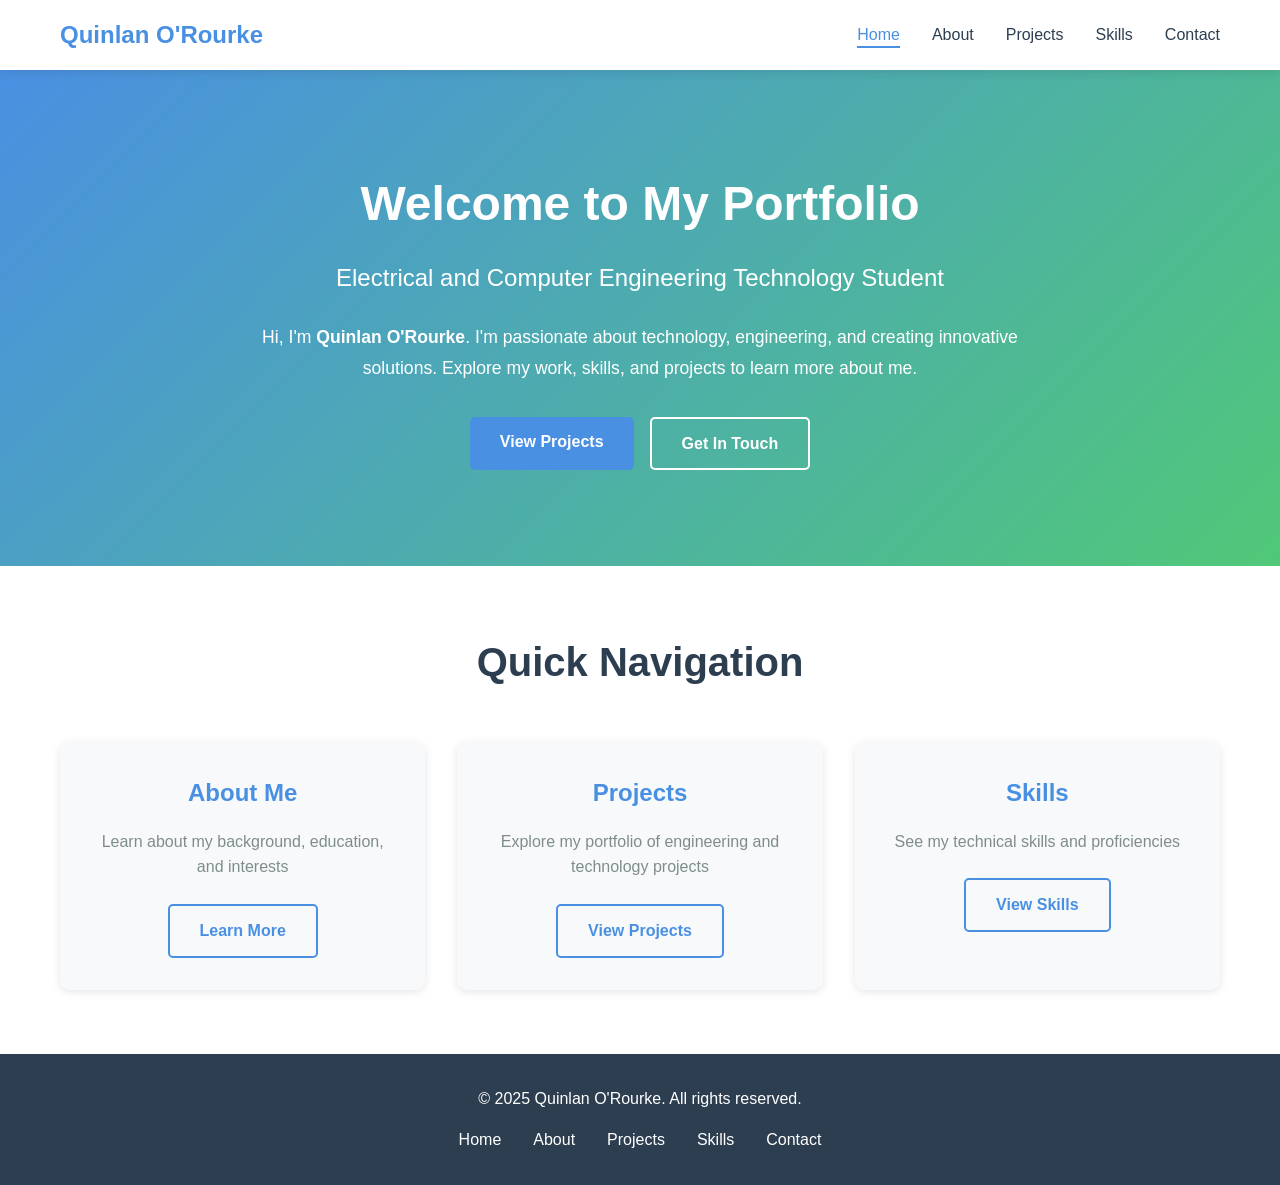
<file: index.html>
<!DOCTYPE html>
<html lang="en">
<head>
    <meta charset="UTF-8">
    <meta name="viewport" content="width=device-width, initial-scale=1.0">
    <meta name="description" content="Quinlan O'Rourke - Electrical and Computer Engineering Technology Student Portfolio">
    <title>Quinlan O'Rourke - Portfolio</title>
    <link rel="stylesheet" href="styles.css">
</head>
<body>
    <header>
        <nav class="navbar">
            <div class="nav-container">
                <a href="index.html" class="nav-logo">Quinlan O'Rourke</a>
                <button class="nav-toggle" aria-label="Toggle navigation menu" aria-expanded="false">
                    <span></span>
                    <span></span>
                    <span></span>
                </button>
                <ul class="nav-menu">
                    <li class="nav-item">
                        <a href="index.html" class="nav-link active">Home</a>
                    </li>
                    <li class="nav-item">
                        <a href="about.html" class="nav-link">About</a>
                    </li>
                    <li class="nav-item">
                        <a href="projects.html" class="nav-link">Projects</a>
                    </li>
                    <li class="nav-item">
                        <a href="skills.html" class="nav-link">Skills</a>
                    </li>
                    <li class="nav-item">
                        <a href="contact.html" class="nav-link">Contact</a>
                    </li>
                </ul>
            </div>
        </nav>
    </header>

    <main>
        <section class="hero">
            <div class="hero-content">
                <h1>Welcome to My Portfolio</h1>
                <p class="hero-subtitle">Electrical and Computer Engineering Technology Student</p>
                <p class="hero-description">
                    Hi, I'm <strong>Quinlan O'Rourke</strong>. I'm passionate about technology, engineering, 
                    and creating innovative solutions. Explore my work, skills, and projects to learn more about me.
                </p>
                <div class="hero-buttons">
                    <a href="projects.html" class="btn btn-primary">View Projects</a>
                    <a href="contact.html" class="btn btn-secondary">Get In Touch</a>
                </div>
            </div>
        </section>

        <section class="quick-links">
            <div class="container">
                <h2>Quick Navigation</h2>
                <div class="link-cards">
                    <div class="link-card">
                        <h3>About Me</h3>
                        <p>Learn about my background, education, and interests</p>
                        <a href="about.html" class="btn btn-outline">Learn More</a>
                    </div>
                    <div class="link-card">
                        <h3>Projects</h3>
                        <p>Explore my portfolio of engineering and technology projects</p>
                        <a href="projects.html" class="btn btn-outline">View Projects</a>
                    </div>
                    <div class="link-card">
                        <h3>Skills</h3>
                        <p>See my technical skills and proficiencies</p>
                        <a href="skills.html" class="btn btn-outline">View Skills</a>
                    </div>
                </div>
            </div>
        </section>
    </main>

    <footer>
        <div class="container">
            <p>&copy; 2025 Quinlan O'Rourke. All rights reserved.</p>
            <nav class="footer-nav">
                <a href="index.html">Home</a>
                <a href="about.html">About</a>
                <a href="projects.html">Projects</a>
                <a href="skills.html">Skills</a>
                <a href="contact.html">Contact</a>
            </nav>
        </div>
    </footer>

    <script src="script.js"></script>
</body>
</html>
</file>
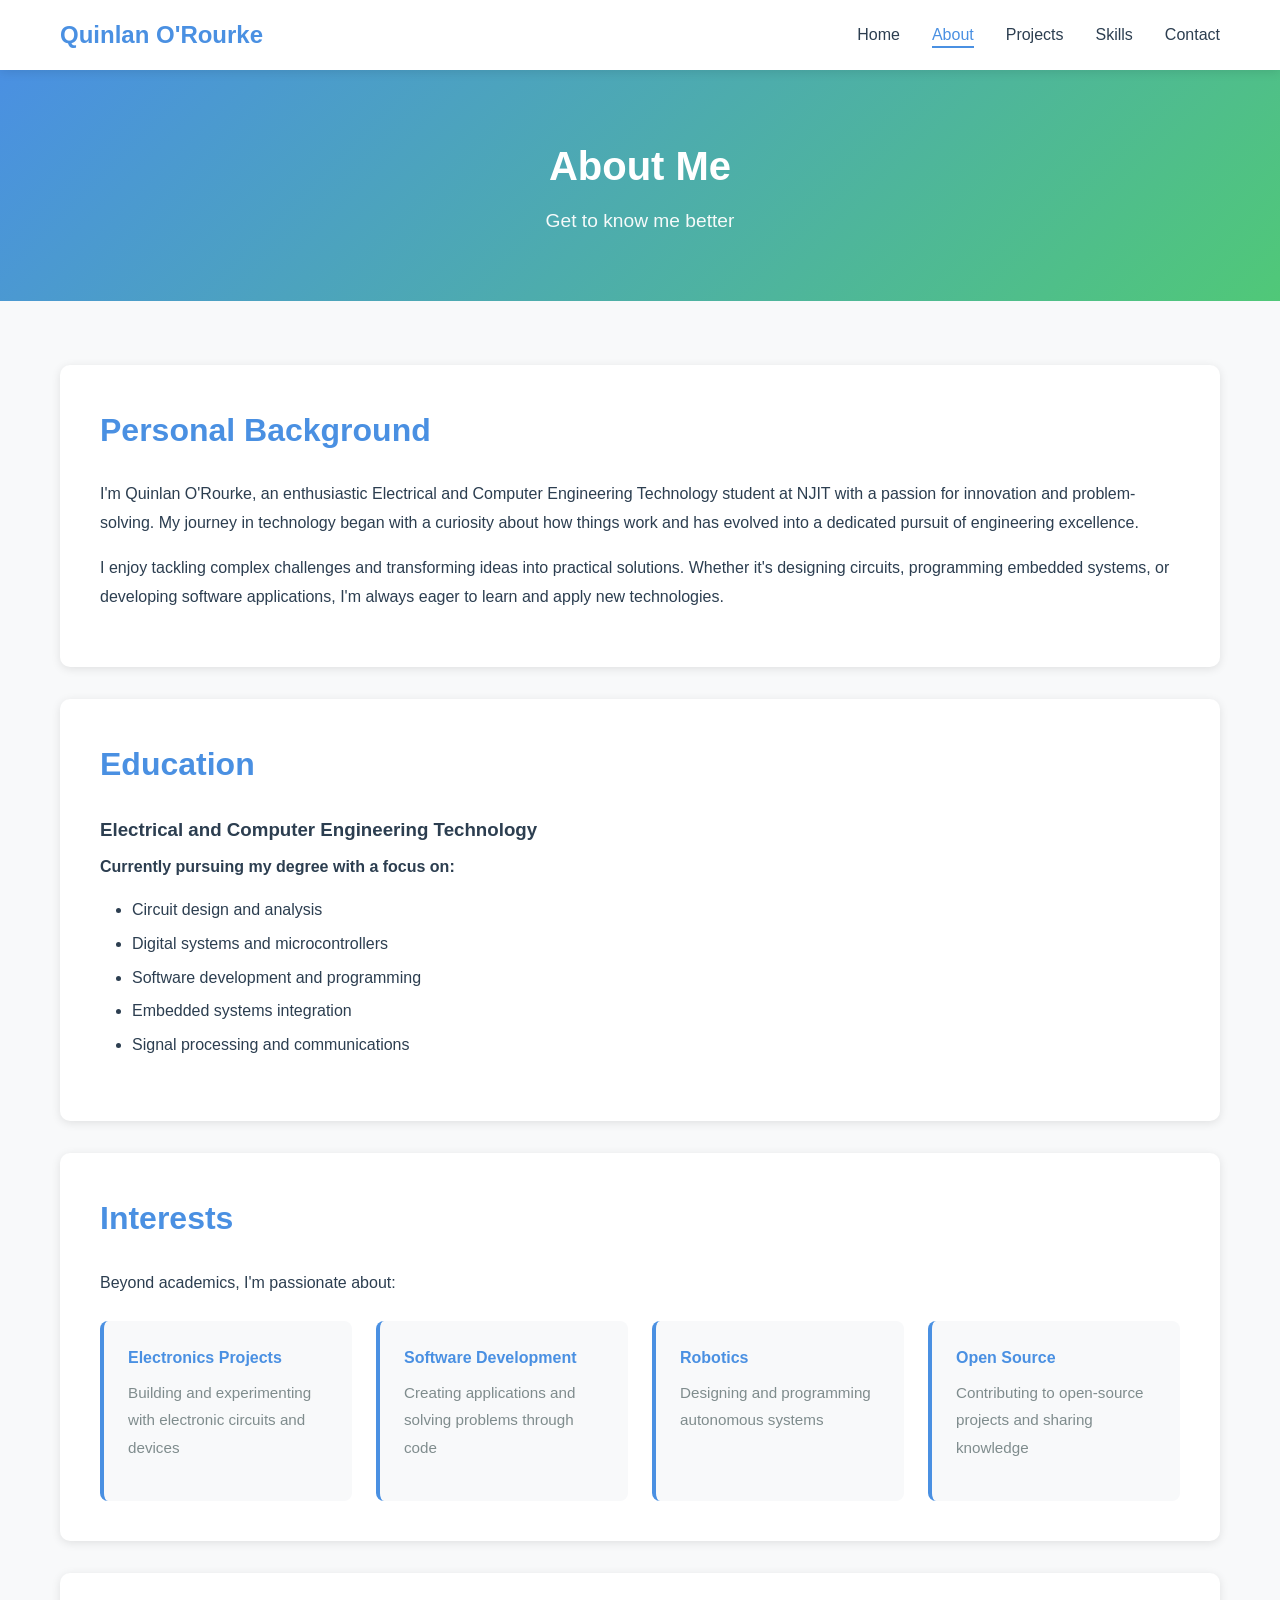
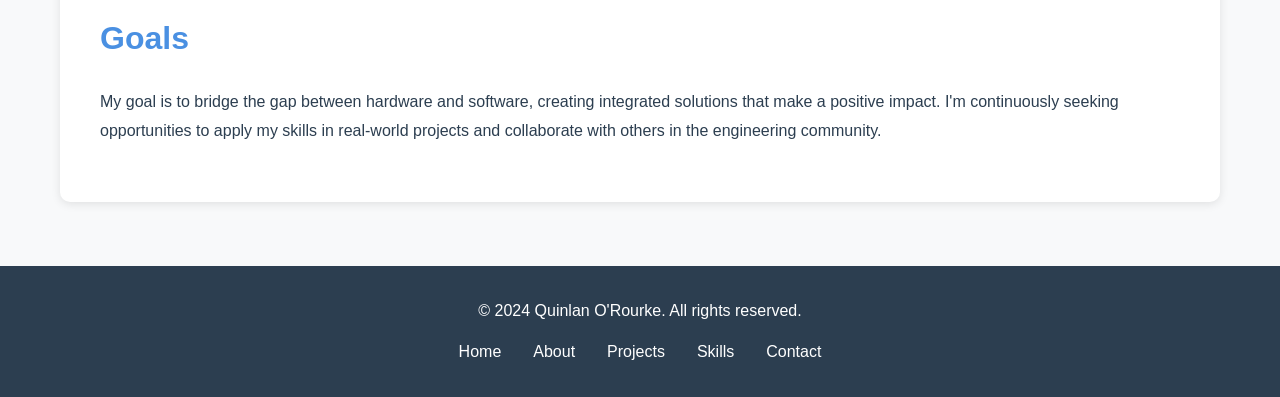
<file: about.html>
<!DOCTYPE html>
<html lang="en">
<head>
    <meta charset="UTF-8">
    <meta name="viewport" content="width=device-width, initial-scale=1.0">
    <meta name="description" content="About Quinlan O'Rourke - Background, Education, and Interests">
    <title>About Me - Quinlan O'Rourke</title>
    <link rel="stylesheet" href="styles.css">
</head>
<body>
    <header>
        <nav class="navbar">
            <div class="nav-container">
                <a href="index.html" class="nav-logo">Quinlan O'Rourke</a>
                <button class="nav-toggle" aria-label="Toggle navigation menu" aria-expanded="false">
                    <span></span>
                    <span></span>
                    <span></span>
                </button>
                <ul class="nav-menu">
                    <li class="nav-item">
                        <a href="index.html" class="nav-link">Home</a>
                    </li>
                    <li class="nav-item">
                        <a href="about.html" class="nav-link active">About</a>
                    </li>
                    <li class="nav-item">
                        <a href="projects.html" class="nav-link">Projects</a>
                    </li>
                    <li class="nav-item">
                        <a href="skills.html" class="nav-link">Skills</a>
                    </li>
                    <li class="nav-item">
                        <a href="contact.html" class="nav-link">Contact</a>
                    </li>
                </ul>
            </div>
        </nav>
    </header>

    <main>
        <section class="page-header">
            <div class="container">
                <h1>About Me</h1>
                <p class="page-subtitle">Get to know me better</p>
            </div>
        </section>

        <section class="about-content">
            <div class="container">
                <div class="about-grid">
                    <div class="about-card">
                        <h2>Personal Background</h2>
                        <p>
                            I'm Quinlan O'Rourke, an enthusiastic Electrical and Computer Engineering Technology student at NJIT
                            with a passion for innovation and problem-solving. My journey in technology began with a 
                            curiosity about how things work and has evolved into a dedicated pursuit of engineering excellence.
                        </p>
                        <p>
                            I enjoy tackling complex challenges and transforming ideas into practical solutions. 
                            Whether it's designing circuits, programming embedded systems, or developing software applications, 
                            I'm always eager to learn and apply new technologies.
                        </p>
                    </div>

                    <div class="about-card">
                        <h2>Education</h2>
                        <div class="education-item">
                            <h3>Electrical and Computer Engineering Technology</h3>
                            <p class="education-details">Currently pursuing my degree with a focus on:</p>
                            <ul>
                                <li>Circuit design and analysis</li>
                                <li>Digital systems and microcontrollers</li>
                                <li>Software development and programming</li>
                                <li>Embedded systems integration</li>
                                <li>Signal processing and communications</li>
                            </ul>
                        </div>
                    </div>

                    <div class="about-card">
                        <h2>Interests</h2>
                        <p>Beyond academics, I'm passionate about:</p>
                        <div class="interests-grid">
                            <div class="interest-item">
                                <h4>Electronics Projects</h4>
                                <p>Building and experimenting with electronic circuits and devices</p>
                            </div>
                            <div class="interest-item">
                                <h4>Software Development</h4>
                                <p>Creating applications and solving problems through code</p>
                            </div>
                            <div class="interest-item">
                                <h4>Robotics</h4>
                                <p>Designing and programming autonomous systems</p>
                            </div>
                            <div class="interest-item">
                                <h4>Open Source</h4>
                                <p>Contributing to open-source projects and sharing knowledge</p>
                            </div>
                        </div>
                    </div>

                    <div class="about-card">
                        <h2>Goals</h2>
                        <p>
                            My goal is to bridge the gap between hardware and software, creating integrated solutions 
                            that make a positive impact. I'm continuously seeking opportunities to apply my skills 
                            in real-world projects and collaborate with others in the engineering community.
                        </p>
                    </div>
                </div>
            </div>
        </section>
    </main>

    <footer>
        <div class="container">
            <p>&copy; 2024 Quinlan O'Rourke. All rights reserved.</p>
            <nav class="footer-nav">
                <a href="index.html">Home</a>
                <a href="about.html">About</a>
                <a href="projects.html">Projects</a>
                <a href="skills.html">Skills</a>
                <a href="contact.html">Contact</a>
            </nav>
        </div>
    </footer>

    <script src="script.js"></script>
</body>
</html>
</file>
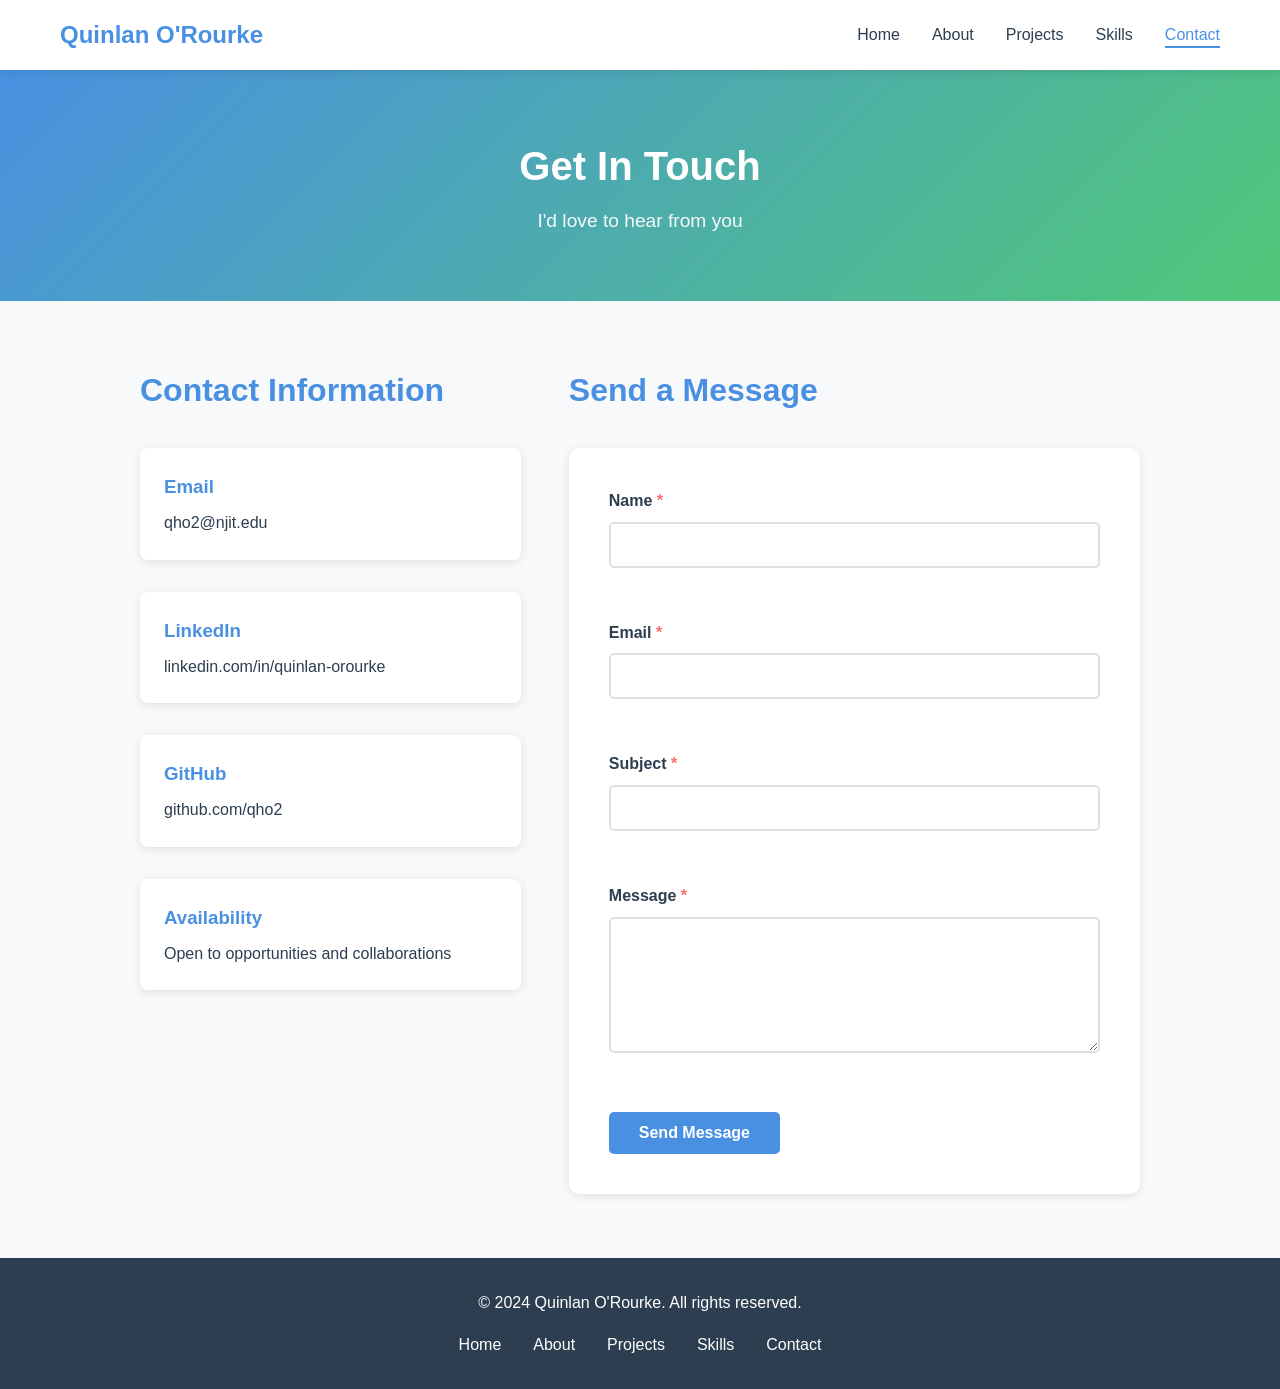
<file: contact.html>
<!DOCTYPE html>
<html lang="en">
<head>
    <meta charset="UTF-8">
    <meta name="viewport" content="width=device-width, initial-scale=1.0">
    <meta name="description" content="Contact Quinlan O'Rourke">
    <title>Contact - Quinlan O'Rourke</title>
    <link rel="stylesheet" href="styles.css">
</head>
<body>
    <header>
        <nav class="navbar">
            <div class="nav-container">
                <a href="index.html" class="nav-logo">Quinlan O'Rourke</a>
                <button class="nav-toggle" aria-label="Toggle navigation menu" aria-expanded="false">
                    <span></span>
                    <span></span>
                    <span></span>
                </button>
                <ul class="nav-menu">
                    <li class="nav-item">
                        <a href="index.html" class="nav-link">Home</a>
                    </li>
                    <li class="nav-item">
                        <a href="about.html" class="nav-link">About</a>
                    </li>
                    <li class="nav-item">
                        <a href="projects.html" class="nav-link">Projects</a>
                    </li>
                    <li class="nav-item">
                        <a href="skills.html" class="nav-link">Skills</a>
                    </li>
                    <li class="nav-item">
                        <a href="contact.html" class="nav-link active">Contact</a>
                    </li>
                </ul>
            </div>
        </nav>
    </header>

    <main>
        <section class="page-header">
            <div class="container">
                <h1>Get In Touch</h1>
                <p class="page-subtitle">I'd love to hear from you</p>
            </div>
        </section>

        <section class="contact-section">
            <div class="container">
                <div class="contact-grid">
                    <div class="contact-info">
                        <h2>Contact Information</h2>
                        <div class="info-item">
                            <h3>Email</h3>
                            <p>
                                <a href="mailto:qho2@njit.edu" aria-label="Send email to Quinlan O'Rourke">
                                    qho2@njit.edu
                                </a>
                            </p>
                        </div>
                        <div class="info-item">
                            <h3>LinkedIn</h3>
                            <p>
                                <a href="https://linkedin.com/in/quinlan-orourke" target="_blank" rel="noopener noreferrer" aria-label="Visit Quinlan O'Rourke's LinkedIn profile">
                                    linkedin.com/in/quinlan-orourke
                                </a>
                            </p>
                        </div>
                        <div class="info-item">
                            <h3>GitHub</h3>
                            <p>
                                <a href="https://github.com/qho2" target="_blank" rel="noopener noreferrer" aria-label="Visit Quinlan O'Rourke's GitHub profile">
                                    github.com/qho2
                                </a>
                            </p>
                        </div>
                        <div class="info-item">
                            <h3>Availability</h3>
                            <p>Open to opportunities and collaborations</p>
                        </div>
                    </div>

                    <div class="contact-form-container">
                        <h2>Send a Message</h2>
                        <form id="contactForm" class="contact-form" novalidate>
                            <div class="form-group">
                                <label for="name">Name <span class="required">*</span></label>
                                <input 
                                    type="text" 
                                    id="name" 
                                    name="name" 
                                    required 
                                    aria-required="true"
                                    aria-describedby="name-error"
                                >
                                <span class="error-message" id="name-error" role="alert"></span>
                            </div>

                            <div class="form-group">
                                <label for="email">Email <span class="required">*</span></label>
                                <input 
                                    type="email" 
                                    id="email" 
                                    name="email" 
                                    required 
                                    aria-required="true"
                                    aria-describedby="email-error"
                                >
                                <span class="error-message" id="email-error" role="alert"></span>
                            </div>

                            <div class="form-group">
                                <label for="subject">Subject <span class="required">*</span></label>
                                <input 
                                    type="text" 
                                    id="subject" 
                                    name="subject" 
                                    required 
                                    aria-required="true"
                                    aria-describedby="subject-error"
                                >
                                <span class="error-message" id="subject-error" role="alert"></span>
                            </div>

                            <div class="form-group">
                                <label for="message">Message <span class="required">*</span></label>
                                <textarea 
                                    id="message" 
                                    name="message" 
                                    rows="6" 
                                    required 
                                    aria-required="true"
                                    aria-describedby="message-error"
                                ></textarea>
                                <span class="error-message" id="message-error" role="alert"></span>
                            </div>

                            <button type="submit" class="btn btn-primary">Send Message</button>
                            <div class="form-success" id="formSuccess" role="alert" aria-live="polite"></div>
                        </form>
                    </div>
                </div>
            </div>
        </section>
    </main>

    <footer>
        <div class="container">
            <p>&copy; 2024 Quinlan O'Rourke. All rights reserved.</p>
            <nav class="footer-nav">
                <a href="index.html">Home</a>
                <a href="about.html">About</a>
                <a href="projects.html">Projects</a>
                <a href="skills.html">Skills</a>
                <a href="contact.html">Contact</a>
            </nav>
        </div>
    </footer>

    <script src="script.js"></script>
</body>
</html>
</file>
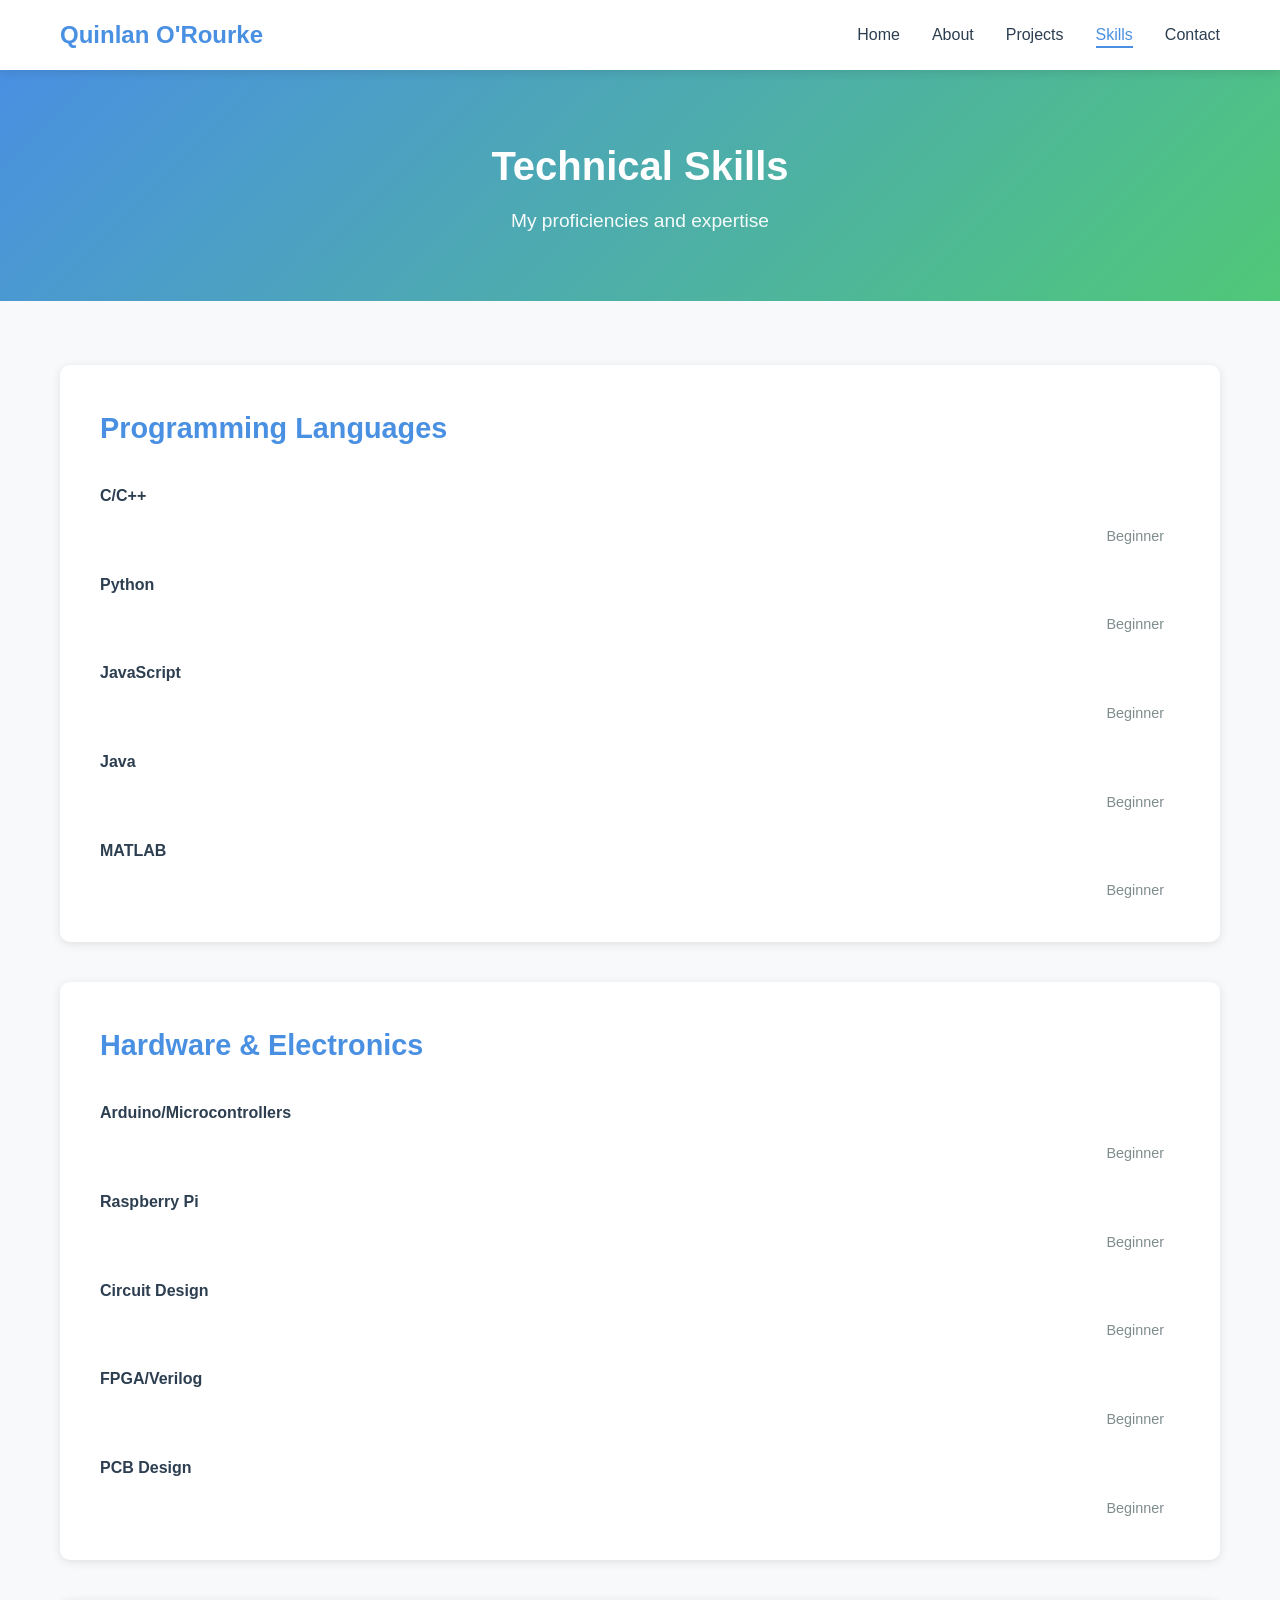
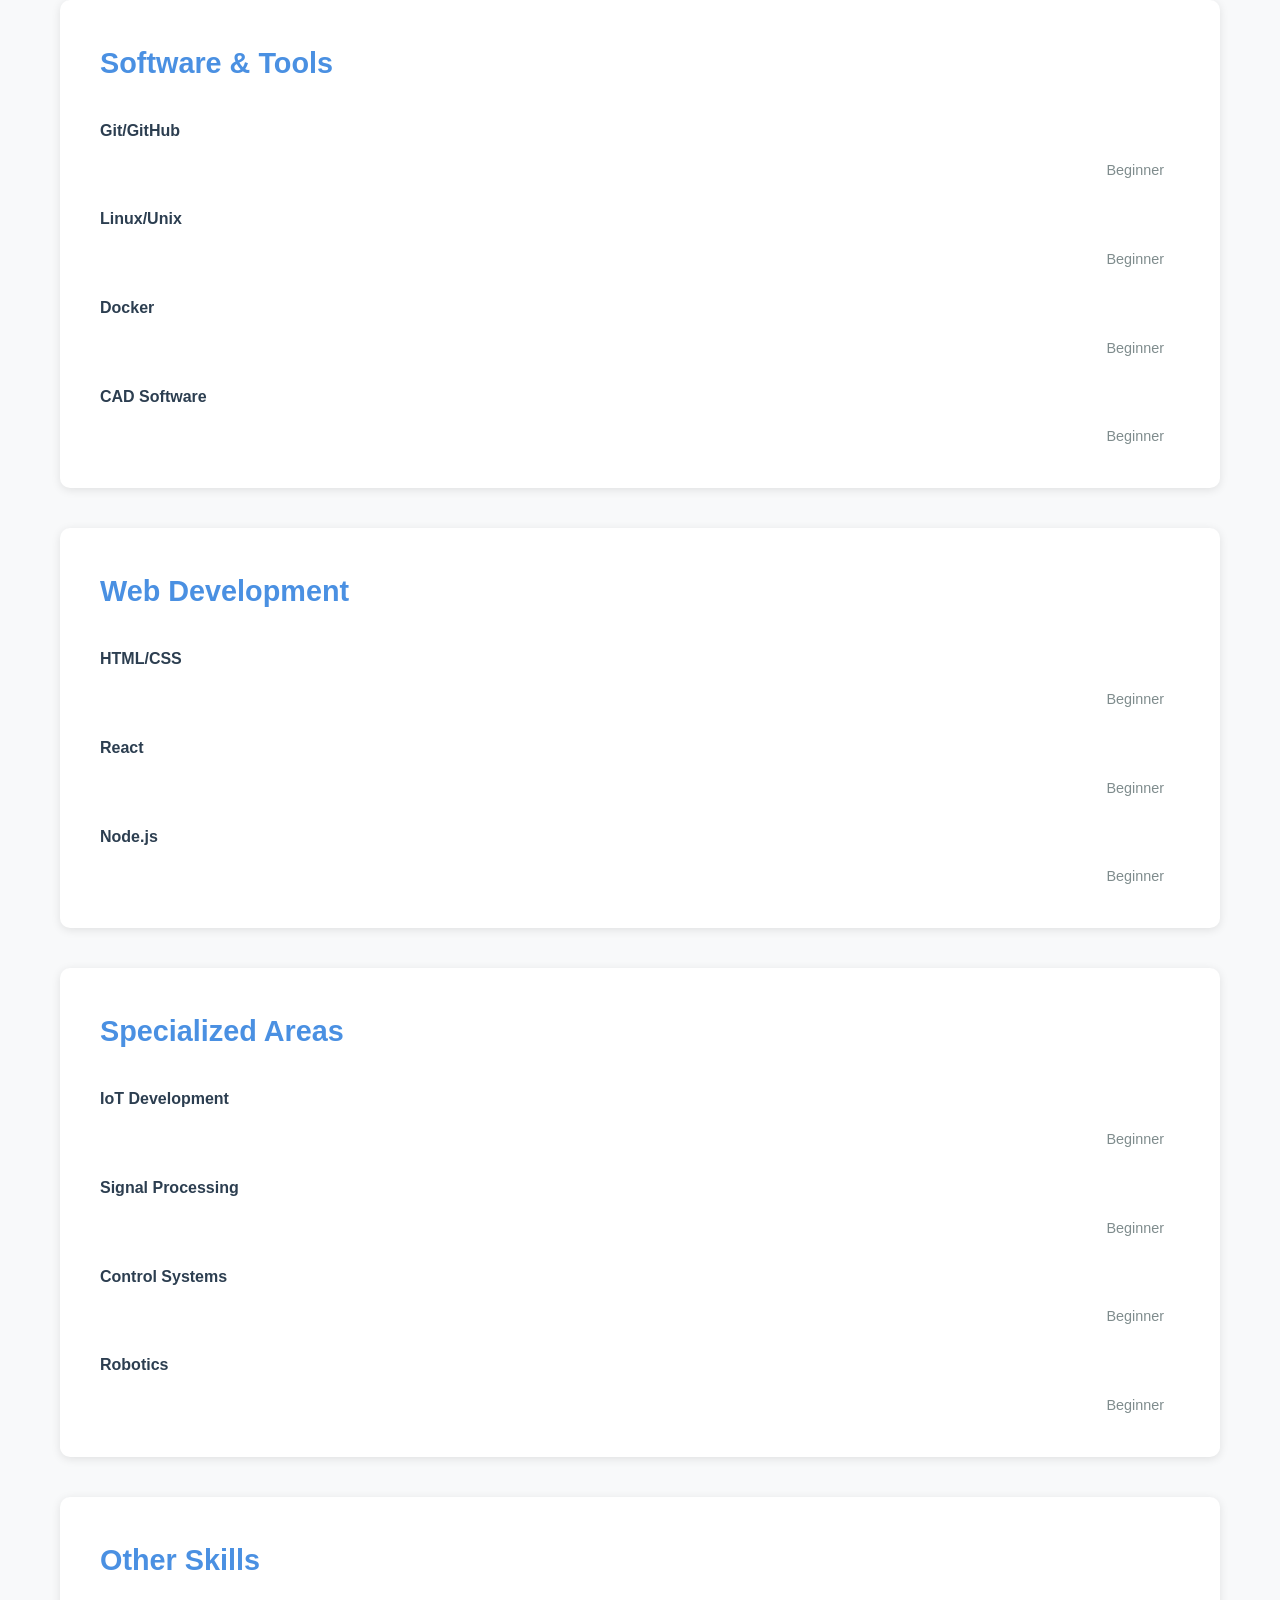
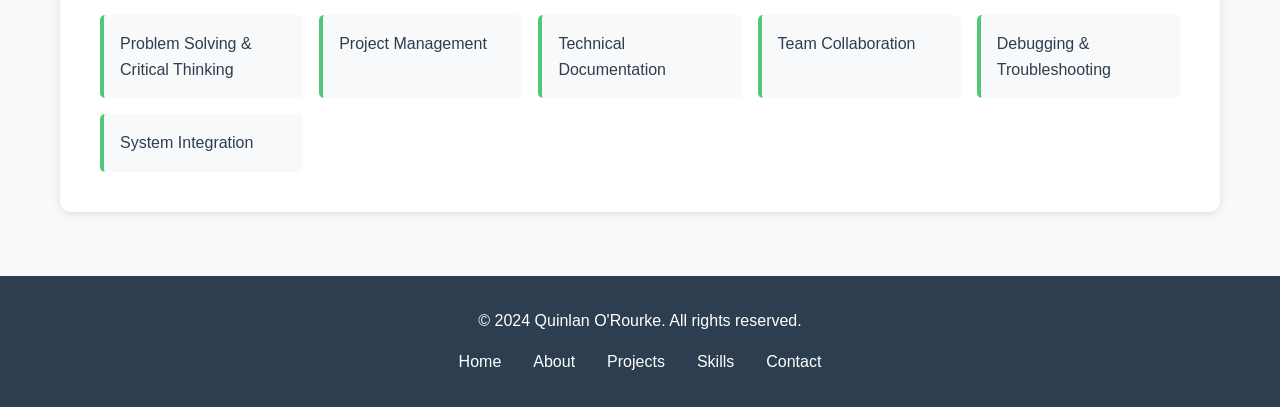
<file: skills.html>
<!DOCTYPE html>
<html lang="en">
<head>
    <meta charset="UTF-8">
    <meta name="viewport" content="width=device-width, initial-scale=1.0">
    <meta name="description" content="Quinlan O'Rourke's Technical Skills and Proficiencies">
    <title>Skills - Quinlan O'Rourke</title>
    <link rel="stylesheet" href="styles.css">
</head>
<body>
    <header>
        <nav class="navbar">
            <div class="nav-container">
                <a href="index.html" class="nav-logo">Quinlan O'Rourke</a>
                <button class="nav-toggle" aria-label="Toggle navigation menu" aria-expanded="false">
                    <span></span>
                    <span></span>
                    <span></span>
                </button>
                <ul class="nav-menu">
                    <li class="nav-item">
                        <a href="index.html" class="nav-link">Home</a>
                    </li>
                    <li class="nav-item">
                        <a href="about.html" class="nav-link">About</a>
                    </li>
                    <li class="nav-item">
                        <a href="projects.html" class="nav-link">Projects</a>
                    </li>
                    <li class="nav-item">
                        <a href="skills.html" class="nav-link active">Skills</a>
                    </li>
                    <li class="nav-item">
                        <a href="contact.html" class="nav-link">Contact</a>
                    </li>
                </ul>
            </div>
        </nav>
    </header>

    <main>
        <section class="page-header">
            <div class="container">
                <h1>Technical Skills</h1>
                <p class="page-subtitle">My proficiencies and expertise</p>
            </div>
        </section>

        <section class="skills-section">
            <div class="container">
                <div class="skills-grid">
                    <div class="skill-category">
                        <h2>Programming Languages</h2>
                        <div class="skill-items">
                            <div class="skill-item">
                                <span class="skill-name">C/C++</span>
                                <div class="skill-bar">
                                    <div class="skill-progress" style="width: 90%"></div>
                                </div>
                                <span class="skill-level">Beginner
                            </div>
                            <div class="skill-item">
                                <span class="skill-name">Python</span>
                                <div class="skill-bar">
                                    <div class="skill-progress" style="width: 85%"></div>
                                </div>
                                <span class="skill-level">Beginner</span>
                            </div>
                            <div class="skill-item">
                                <span class="skill-name">JavaScript</span>
                                <div class="skill-bar">
                                    <div class="skill-progress" style="width: 75%"></div>
                                </div>
                                <span class="skill-level">Beginner</span>
                            </div>
                            <div class="skill-item">
                                <span class="skill-name">Java</span>
                                <div class="skill-bar">
                                    <div class="skill-progress" style="width: 70%"></div>
                                </div>
                                <span class="skill-level">Beginner</span>
                            </div>
                            <div class="skill-item">
                                <span class="skill-name">MATLAB</span>
                                <div class="skill-bar">
                                    <div class="skill-progress" style="width: 80%"></div>
                                </div>
                                <span class="skill-level">Beginner</span>
                            </div>
                        </div>
                    </div>

                    <div class="skill-category">
                        <h2>Hardware & Electronics</h2>
                        <div class="skill-items">
                            <div class="skill-item">
                                <span class="skill-name">Arduino/Microcontrollers</span>
                                <div class="skill-bar">
                                    <div class="skill-progress" style="width: 90%"></div>
                                </div>
                                <span class="skill-level">Beginner</span>
                            </div>
                            <div class="skill-item">
                                <span class="skill-name">Raspberry Pi</span>
                                <div class="skill-bar">
                                    <div class="skill-progress" style="width: 85%"></div>
                                </div>
                                <span class="skill-level">Beginner</span>
                            </div>
                            <div class="skill-item">
                                <span class="skill-name">Circuit Design</span>
                                <div class="skill-bar">
                                    <div class="skill-progress" style="width: 85%"></div>
                                </div>
                                <span class="skill-level">Beginner</span>
                            </div>
                            <div class="skill-item">
                                <span class="skill-name">FPGA/Verilog</span>
                                <div class="skill-bar">
                                    <div class="skill-progress" style="width: 70%"></div>
                                </div>
                                <span class="skill-level">Beginner</span>
                            </div>
                            <div class="skill-item">
                                <span class="skill-name">PCB Design</span>
                                <div class="skill-bar">
                                    <div class="skill-progress" style="width: 75%"></div>
                                </div>
                                <span class="skill-level">Beginner</span>
                            </div>
                        </div>
                    </div>

                    <div class="skill-category">
                        <h2>Software & Tools</h2>
                        <div class="skill-items">
                            <div class="skill-item">
                                <span class="skill-name">Git/GitHub</span>
                                <div class="skill-bar">
                                    <div class="skill-progress" style="width: 85%"></div>
                                </div>
                                <span class="skill-level">Beginner</span>
                            </div>
                            <div class="skill-item">
                                <span class="skill-name">Linux/Unix</span>
                                <div class="skill-bar">
                                    <div class="skill-progress" style="width: 80%"></div>
                                </div>
                                <span class="skill-level">Beginner</span>
                            </div>
                            <div class="skill-item">
                                <span class="skill-name">Docker</span>
                                <div class="skill-bar">
                                    <div class="skill-progress" style="width: 65%"></div>
                                </div>
                                <span class="skill-level">Beginner</span>
                            </div>
                            <div class="skill-item">
                                <span class="skill-name">CAD Software</span>
                                <div class="skill-bar">
                                    <div class="skill-progress" style="width: 75%"></div>
                                </div>
                                <span class="skill-level">Beginner</span>
                            </div>
                        </div>
                    </div>

                    <div class="skill-category">
                        <h2>Web Development</h2>
                        <div class="skill-items">
                            <div class="skill-item">
                                <span class="skill-name">HTML/CSS</span>
                                <div class="skill-bar">
                                    <div class="skill-progress" style="width: 85%"></div>
                                </div>
                                <span class="skill-level">Beginner</span>
                            </div>
                            <div class="skill-item">
                                <span class="skill-name">React</span>
                                <div class="skill-bar">
                                    <div class="skill-progress" style="width: 70%"></div>
                                </div>
                                <span class="skill-level">Beginner</span>
                            </div>
                            <div class="skill-item">
                                <span class="skill-name">Node.js</span>
                                <div class="skill-bar">
                                    <div class="skill-progress" style="width: 70%"></div>
                                </div>
                                <span class="skill-level">Beginner</span>
                            </div>
                        </div>
                    </div>

                    <div class="skill-category">
                        <h2>Specialized Areas</h2>
                        <div class="skill-items">
                            <div class="skill-item">
                                <span class="skill-name">IoT Development</span>
                                <div class="skill-bar">
                                    <div class="skill-progress" style="width: 85%"></div>
                                </div>
                                <span class="skill-level">Beginner</span>
                            </div>
                            <div class="skill-item">
                                <span class="skill-name">Signal Processing</span>
                                <div class="skill-bar">
                                    <div class="skill-progress" style="width: 80%"></div>
                                </div>
                                <span class="skill-level">Beginner</span>
                            </div>
                            <div class="skill-item">
                                <span class="skill-name">Control Systems</span>
                                <div class="skill-bar">
                                    <div class="skill-progress" style="width: 75%"></div>
                                </div>
                                <span class="skill-level">Beginner</span>
                            </div>
                            <div class="skill-item">
                                <span class="skill-name">Robotics</span>
                                <div class="skill-bar">
                                    <div class="skill-progress" style="width: 75%"></div>
                                </div>
                                <span class="skill-level">Beginner</span>
                            </div>
                        </div>
                    </div>

                    <div class="skill-category">
                        <h2>Other Skills</h2>
                        <ul class="other-skills">
                            <li>Problem Solving & Critical Thinking</li>
                            <li>Project Management</li>
                            <li>Technical Documentation</li>
                            <li>Team Collaboration</li>
                            <li>Debugging & Troubleshooting</li>
                            <li>System Integration</li>
                        </ul>
                    </div>
                </div>
            </div>
        </section>
    </main>

    <footer>
        <div class="container">
            <p>&copy; 2024 Quinlan O'Rourke. All rights reserved.</p>
            <nav class="footer-nav">
                <a href="index.html">Home</a>
                <a href="about.html">About</a>
                <a href="projects.html">Projects</a>
                <a href="skills.html">Skills</a>
                <a href="contact.html">Contact</a>
            </nav>
        </div>
    </footer>

    <script src="script.js"></script>
</body>
</html>
</file>
<file: styles.css>
/* Reset and Base Styles */
* {
    margin: 0;
    padding: 0;
    box-sizing: border-box;
}

:root {
    --primary-color: #4a90e2;
    --secondary-color: #50c878;
    --accent-color: #ff6b6b;
    --text-dark: #2c3e50;
    --text-light: #7f8c8d;
    --bg-light: #f8f9fa;
    --bg-white: #ffffff;
    --border-color: #e0e0e0;
    --shadow: 0 2px 10px rgba(0, 0, 0, 0.1);
    --shadow-hover: 0 4px 20px rgba(0, 0, 0, 0.15);
    --transition: all 0.3s ease;
}

body {
    font-family: 'Segoe UI', Tahoma, Geneva, Verdana, sans-serif;
    line-height: 1.6;
    color: var(--text-dark);
    background-color: var(--bg-light);
}

.container {
    max-width: 1200px;
    margin: 0 auto;
    padding: 0 20px;
}

/* Header and Navigation */
header {
    background-color: var(--bg-white);
    box-shadow: var(--shadow);
    position: sticky;
    top: 0;
    z-index: 1000;
}

.navbar {
    padding: 1rem 0;
}

.nav-container {
    max-width: 1200px;
    margin: 0 auto;
    padding: 0 20px;
    display: flex;
    justify-content: space-between;
    align-items: center;
}

.nav-logo {
    font-size: 1.5rem;
    font-weight: bold;
    color: var(--primary-color);
    text-decoration: none;
    transition: var(--transition);
}

.nav-logo:hover {
    color: var(--secondary-color);
}

.nav-menu {
    display: flex;
    list-style: none;
    gap: 2rem;
    align-items: center;
}

.nav-link {
    text-decoration: none;
    color: var(--text-dark);
    font-weight: 500;
    transition: var(--transition);
    position: relative;
}

.nav-link:hover,
.nav-link.active {
    color: var(--primary-color);
}

.nav-link.active::after {
    content: '';
    position: absolute;
    bottom: -5px;
    left: 0;
    width: 100%;
    height: 2px;
    background-color: var(--primary-color);
}

.nav-toggle {
    display: none;
    flex-direction: column;
    background: none;
    border: none;
    cursor: pointer;
    padding: 5px;
    gap: 5px;
}

.nav-toggle span {
    width: 25px;
    height: 3px;
    background-color: var(--text-dark);
    transition: var(--transition);
    border-radius: 2px;
}

.nav-toggle[aria-expanded="true"] span:nth-child(1) {
    transform: rotate(45deg) translate(8px, 8px);
}

.nav-toggle[aria-expanded="true"] span:nth-child(2) {
    opacity: 0;
}

.nav-toggle[aria-expanded="true"] span:nth-child(3) {
    transform: rotate(-45deg) translate(7px, -7px);
}

/* Hero Section */
.hero {
    background: linear-gradient(135deg, var(--primary-color) 0%, var(--secondary-color) 100%);
    color: white;
    padding: 6rem 2rem;
    text-align: center;
}

.hero-content {
    max-width: 800px;
    margin: 0 auto;
}

.hero h1 {
    font-size: 3rem;
    margin-bottom: 1rem;
    animation: fadeInUp 1s ease;
}

.hero-subtitle {
    font-size: 1.5rem;
    margin-bottom: 1.5rem;
    opacity: 0.95;
    animation: fadeInUp 1s ease 0.2s both;
}

.hero-description {
    font-size: 1.1rem;
    margin-bottom: 2rem;
    line-height: 1.8;
    animation: fadeInUp 1s ease 0.4s both;
}

.hero-buttons {
    display: flex;
    gap: 1rem;
    justify-content: center;
    animation: fadeInUp 1s ease 0.6s both;
}

/* Buttons */
.btn {
    display: inline-block;
    padding: 12px 30px;
    text-decoration: none;
    border-radius: 5px;
    font-weight: 600;
    transition: var(--transition);
    cursor: pointer;
    border: none;
    font-size: 1rem;
}

.btn-primary {
    background-color: var(--primary-color);
    color: white;
}

.btn-primary:hover {
    background-color: #357abd;
    transform: translateY(-2px);
    box-shadow: var(--shadow-hover);
}

.btn-secondary {
    background-color: transparent;
    color: white;
    border: 2px solid white;
}

.btn-secondary:hover {
    background-color: white;
    color: var(--primary-color);
}

.btn-outline {
    background-color: transparent;
    color: var(--primary-color);
    border: 2px solid var(--primary-color);
}

.btn-outline:hover {
    background-color: var(--primary-color);
    color: white;
}

/* Quick Links Section */
.quick-links {
    padding: 4rem 2rem;
    background-color: var(--bg-white);
}

.quick-links h2 {
    text-align: center;
    margin-bottom: 3rem;
    font-size: 2.5rem;
    color: var(--text-dark);
}

.link-cards {
    display: grid;
    grid-template-columns: repeat(auto-fit, minmax(300px, 1fr));
    gap: 2rem;
}

.link-card {
    background-color: var(--bg-light);
    padding: 2rem;
    border-radius: 10px;
    text-align: center;
    transition: var(--transition);
    box-shadow: var(--shadow);
}

.link-card:hover {
    transform: translateY(-5px);
    box-shadow: var(--shadow-hover);
}

.link-card h3 {
    color: var(--primary-color);
    margin-bottom: 1rem;
    font-size: 1.5rem;
}

.link-card p {
    color: var(--text-light);
    margin-bottom: 1.5rem;
}

/* Page Header */
.page-header {
    background: linear-gradient(135deg, var(--primary-color) 0%, var(--secondary-color) 100%);
    color: white;
    padding: 4rem 2rem;
    text-align: center;
}

.page-header h1 {
    font-size: 2.5rem;
    margin-bottom: 0.5rem;
}

.page-subtitle {
    font-size: 1.2rem;
    opacity: 0.95;
}

/* About Page */
.about-content {
    padding: 4rem 2rem;
}

.about-grid {
    display: grid;
    gap: 2rem;
}

.about-card {
    background-color: var(--bg-white);
    padding: 2.5rem;
    border-radius: 10px;
    box-shadow: var(--shadow);
    transition: var(--transition);
}

.about-card:hover {
    box-shadow: var(--shadow-hover);
}

.about-card h2 {
    color: var(--primary-color);
    margin-bottom: 1.5rem;
    font-size: 2rem;
}

.about-card p {
    margin-bottom: 1rem;
    color: var(--text-dark);
    line-height: 1.8;
}

.about-card ul {
    margin-left: 2rem;
    margin-bottom: 1rem;
}

.about-card li {
    margin-bottom: 0.5rem;
    color: var(--text-dark);
}

.education-item {
    margin-bottom: 1.5rem;
}

.education-details {
    margin-top: 0.5rem;
    margin-bottom: 1rem;
    font-weight: 600;
}

.interests-grid {
    display: grid;
    grid-template-columns: repeat(auto-fit, minmax(200px, 1fr));
    gap: 1.5rem;
    margin-top: 1.5rem;
}

.interest-item {
    background-color: var(--bg-light);
    padding: 1.5rem;
    border-radius: 8px;
    border-left: 4px solid var(--primary-color);
}

.interest-item h4 {
    color: var(--primary-color);
    margin-bottom: 0.5rem;
}

.interest-item p {
    color: var(--text-light);
    font-size: 0.95rem;
}

/* Projects Section */
.projects-section {
    padding: 4rem 2rem;
}

.project-carousel {
    position: relative;
    max-width: 1000px;
    margin: 0 auto;
}

.project-slides {
    position: relative;
    overflow: hidden;
    border-radius: 10px;
}

.project-slide {
    display: none;
    animation: fadeIn 0.5s ease;
}

.project-slide.active {
    display: block;
}

.project-card {
    background-color: var(--bg-white);
    border-radius: 10px;
    overflow: hidden;
    box-shadow: var(--shadow);
    display: grid;
    grid-template-columns: 1fr 1fr;
    gap: 0;
}

.project-image {
    width: 100%;
    height: 100%;
    min-height: 300px;
}

.project-image img {
    width: 100%;
    height: 100%;
    object-fit: cover;
    display: block;
}

.project-content {
    padding: 2.5rem;
    display: flex;
    flex-direction: column;
    justify-content: center;
}

.project-content h2 {
    color: var(--primary-color);
    margin-bottom: 1rem;
    font-size: 2rem;
}

.project-tech {
    color: var(--text-light);
    font-style: italic;
    margin-bottom: 1rem;
    font-size: 0.95rem;
}

.project-description {
    margin-bottom: 1.5rem;
    line-height: 1.8;
    color: var(--text-dark);
}

.project-features {
    list-style: none;
    margin-bottom: 1.5rem;
}

.project-features li {
    padding-left: 1.5rem;
    position: relative;
    margin-bottom: 0.5rem;
    color: var(--text-dark);
}

.project-features li::before {
    content: '✓';
    position: absolute;
    left: 0;
    color: var(--secondary-color);
    font-weight: bold;
}

.carousel-btn {
    position: absolute;
    top: 50%;
    transform: translateY(-50%);
    background-color: rgba(255, 255, 255, 0.9);
    border: none;
    width: 50px;
    height: 50px;
    border-radius: 50%;
    font-size: 1.5rem;
    cursor: pointer;
    transition: var(--transition);
    z-index: 10;
    color: var(--primary-color);
    font-weight: bold;
    box-shadow: var(--shadow);
}

.carousel-btn:hover {
    background-color: var(--primary-color);
    color: white;
    transform: translateY(-50%) scale(1.1);
}

.carousel-btn-prev {
    left: 20px;
}

.carousel-btn-next {
    right: 20px;
}

.carousel-indicators {
    display: flex;
    justify-content: center;
    gap: 10px;
    margin-top: 2rem;
}

.indicator {
    width: 12px;
    height: 12px;
    border-radius: 50%;
    border: none;
    background-color: var(--border-color);
    cursor: pointer;
    transition: var(--transition);
}

.indicator.active {
    background-color: var(--primary-color);
    transform: scale(1.3);
}

/* Skills Section */
.skills-section {
    padding: 4rem 2rem;
}

.skills-grid {
    display: grid;
    gap: 2.5rem;
}

.skill-category {
    background-color: var(--bg-white);
    padding: 2.5rem;
    border-radius: 10px;
    box-shadow: var(--shadow);
}

.skill-category h2 {
    color: var(--primary-color);
    margin-bottom: 2rem;
    font-size: 1.8rem;
}

.skill-items {
    display: flex;
    flex-direction: column;
    gap: 1.5rem;
}

.skill-item {
    display: grid;
    grid-template-columns: 1fr auto;
    gap: 1rem;
    align-items: center;
}

.skill-name {
    font-weight: 600;
    color: var(--text-dark);
    min-width: 150px;
}

.skill-bar {
    flex: 1;
    height: 10px;
    background-color: var(--bg-light);
    border-radius: 5px;
    overflow: hidden;
    position: relative;
}

.skill-progress {
    height: 100%;
    background: linear-gradient(90deg, var(--primary-color), var(--secondary-color));
    border-radius: 5px;
    transition: width 1s ease;
}

.skill-level {
    font-size: 0.9rem;
    color: var(--text-light);
    min-width: 100px;
    text-align: right;
}

.other-skills {
    list-style: none;
    display: grid;
    grid-template-columns: repeat(auto-fit, minmax(200px, 1fr));
    gap: 1rem;
}

.other-skills li {
    padding: 1rem;
    background-color: var(--bg-light);
    border-radius: 5px;
    border-left: 4px solid var(--secondary-color);
    color: var(--text-dark);
}

/* Contact Section */
.contact-section {
    padding: 4rem 2rem;
}

.contact-grid {
    display: grid;
    grid-template-columns: 1fr 1.5fr;
    gap: 3rem;
    max-width: 1000px;
    margin: 0 auto;
}

.contact-info h2,
.contact-form-container h2 {
    color: var(--primary-color);
    margin-bottom: 2rem;
    font-size: 2rem;
}

.info-item {
    margin-bottom: 2rem;
    padding: 1.5rem;
    background-color: var(--bg-white);
    border-radius: 8px;
    box-shadow: var(--shadow);
}

.info-item h3 {
    color: var(--primary-color);
    margin-bottom: 0.5rem;
}

.info-item a {
    color: var(--text-dark);
    text-decoration: none;
    transition: var(--transition);
}

.info-item a:hover {
    color: var(--primary-color);
}

.contact-form {
    background-color: var(--bg-white);
    padding: 2.5rem;
    border-radius: 10px;
    box-shadow: var(--shadow);
}

.form-group {
    margin-bottom: 1.5rem;
}

.form-group label {
    display: block;
    margin-bottom: 0.5rem;
    font-weight: 600;
    color: var(--text-dark);
}

.required {
    color: var(--accent-color);
}

.form-group input,
.form-group textarea {
    width: 100%;
    padding: 12px;
    border: 2px solid var(--border-color);
    border-radius: 5px;
    font-family: inherit;
    font-size: 1rem;
    transition: var(--transition);
}

.form-group input:focus,
.form-group textarea:focus {
    outline: none;
    border-color: var(--primary-color);
    box-shadow: 0 0 0 3px rgba(74, 144, 226, 0.1);
}

.error-message {
    display: block;
    color: var(--accent-color);
    font-size: 0.875rem;
    margin-top: 0.5rem;
    min-height: 20px;
}

.form-group input.error,
.form-group textarea.error {
    border-color: var(--accent-color);
}

.form-success {
    margin-top: 1rem;
    padding: 1rem;
    background-color: var(--secondary-color);
    color: white;
    border-radius: 5px;
    display: none;
}

.form-success.show {
    display: block;
    animation: fadeIn 0.5s ease;
}

/* Footer */
footer {
    background-color: var(--text-dark);
    color: white;
    padding: 2rem;
    text-align: center;
}

.footer-nav {
    margin-top: 1rem;
    display: flex;
    justify-content: center;
    gap: 2rem;
    flex-wrap: wrap;
}

.footer-nav a {
    color: white;
    text-decoration: none;
    transition: var(--transition);
}

.footer-nav a:hover {
    color: var(--secondary-color);
}

/* Animations */
@keyframes fadeIn {
    from {
        opacity: 0;
    }
    to {
        opacity: 1;
    }
}

@keyframes fadeInUp {
    from {
        opacity: 0;
        transform: translateY(20px);
    }
    to {
        opacity: 1;
        transform: translateY(0);
    }
}

/* Responsive Design - Tablet */
@media screen and (max-width: 968px) {
    .hero h1 {
        font-size: 2.5rem;
    }

    .hero-subtitle {
        font-size: 1.3rem;
    }

    .project-card {
        grid-template-columns: 1fr;
    }

    .project-image {
        min-height: 250px;
    }

    .contact-grid {
        grid-template-columns: 1fr;
    }

    .skill-item {
        grid-template-columns: 1fr;
        gap: 0.5rem;
    }

    .skill-name {
        min-width: auto;
    }

    .skill-level {
        text-align: left;
        min-width: auto;
    }
}

/* Responsive Design - Mobile */
@media screen and (max-width: 768px) {
    .nav-menu {
        position: fixed;
        left: -100%;
        top: 70px;
        flex-direction: column;
        background-color: var(--bg-white);
        width: 100%;
        text-align: center;
        transition: var(--transition);
        box-shadow: var(--shadow);
        padding: 2rem 0;
        gap: 0;
    }

    .nav-menu.active {
        left: 0;
    }

    .nav-item {
        width: 100%;
        padding: 1rem 0;
    }

    .nav-link {
        display: block;
        width: 100%;
    }

    .nav-toggle {
        display: flex;
    }

    .hero {
        padding: 4rem 1.5rem;
    }

    .hero h1 {
        font-size: 2rem;
    }

    .hero-subtitle {
        font-size: 1.1rem;
    }

    .hero-description {
        font-size: 1rem;
    }

    .hero-buttons {
        flex-direction: column;
        align-items: center;
    }

    .btn {
        width: 100%;
        max-width: 300px;
    }

    .quick-links {
        padding: 3rem 1.5rem;
    }

    .link-cards {
        grid-template-columns: 1fr;
    }

    .page-header {
        padding: 3rem 1.5rem;
    }

    .page-header h1 {
        font-size: 2rem;
    }

    .about-content,
    .projects-section,
    .skills-section,
    .contact-section {
        padding: 3rem 1.5rem;
    }

    .about-card,
    .contact-form,
    .skill-category {
        padding: 1.5rem;
    }

    .interests-grid {
        grid-template-columns: 1fr;
    }

    .carousel-btn {
        width: 40px;
        height: 40px;
        font-size: 1.2rem;
    }

    .carousel-btn-prev {
        left: 10px;
    }

    .carousel-btn-next {
        right: 10px;
    }

    .other-skills {
        grid-template-columns: 1fr;
    }

    .footer-nav {
        flex-direction: column;
        gap: 1rem;
    }
}

/* Accessibility - Focus States */
a:focus,
button:focus,
input:focus,
textarea:focus {
    outline: 3px solid var(--primary-color);
    outline-offset: 2px;
}

/* High Contrast Mode Support */
@media (prefers-contrast: high) {
    :root {
        --primary-color: #0056b3;
        --secondary-color: #006400;
        --text-dark: #000000;
        --text-light: #333333;
        --border-color: #000000;
    }
}

/* Reduced Motion Support */
@media (prefers-reduced-motion: reduce) {
    *,
    *::before,
    *::after {
        animation-duration: 0.01ms !important;
        animation-iteration-count: 1 !important;
        transition-duration: 0.01ms !important;
    }
}
</file>
